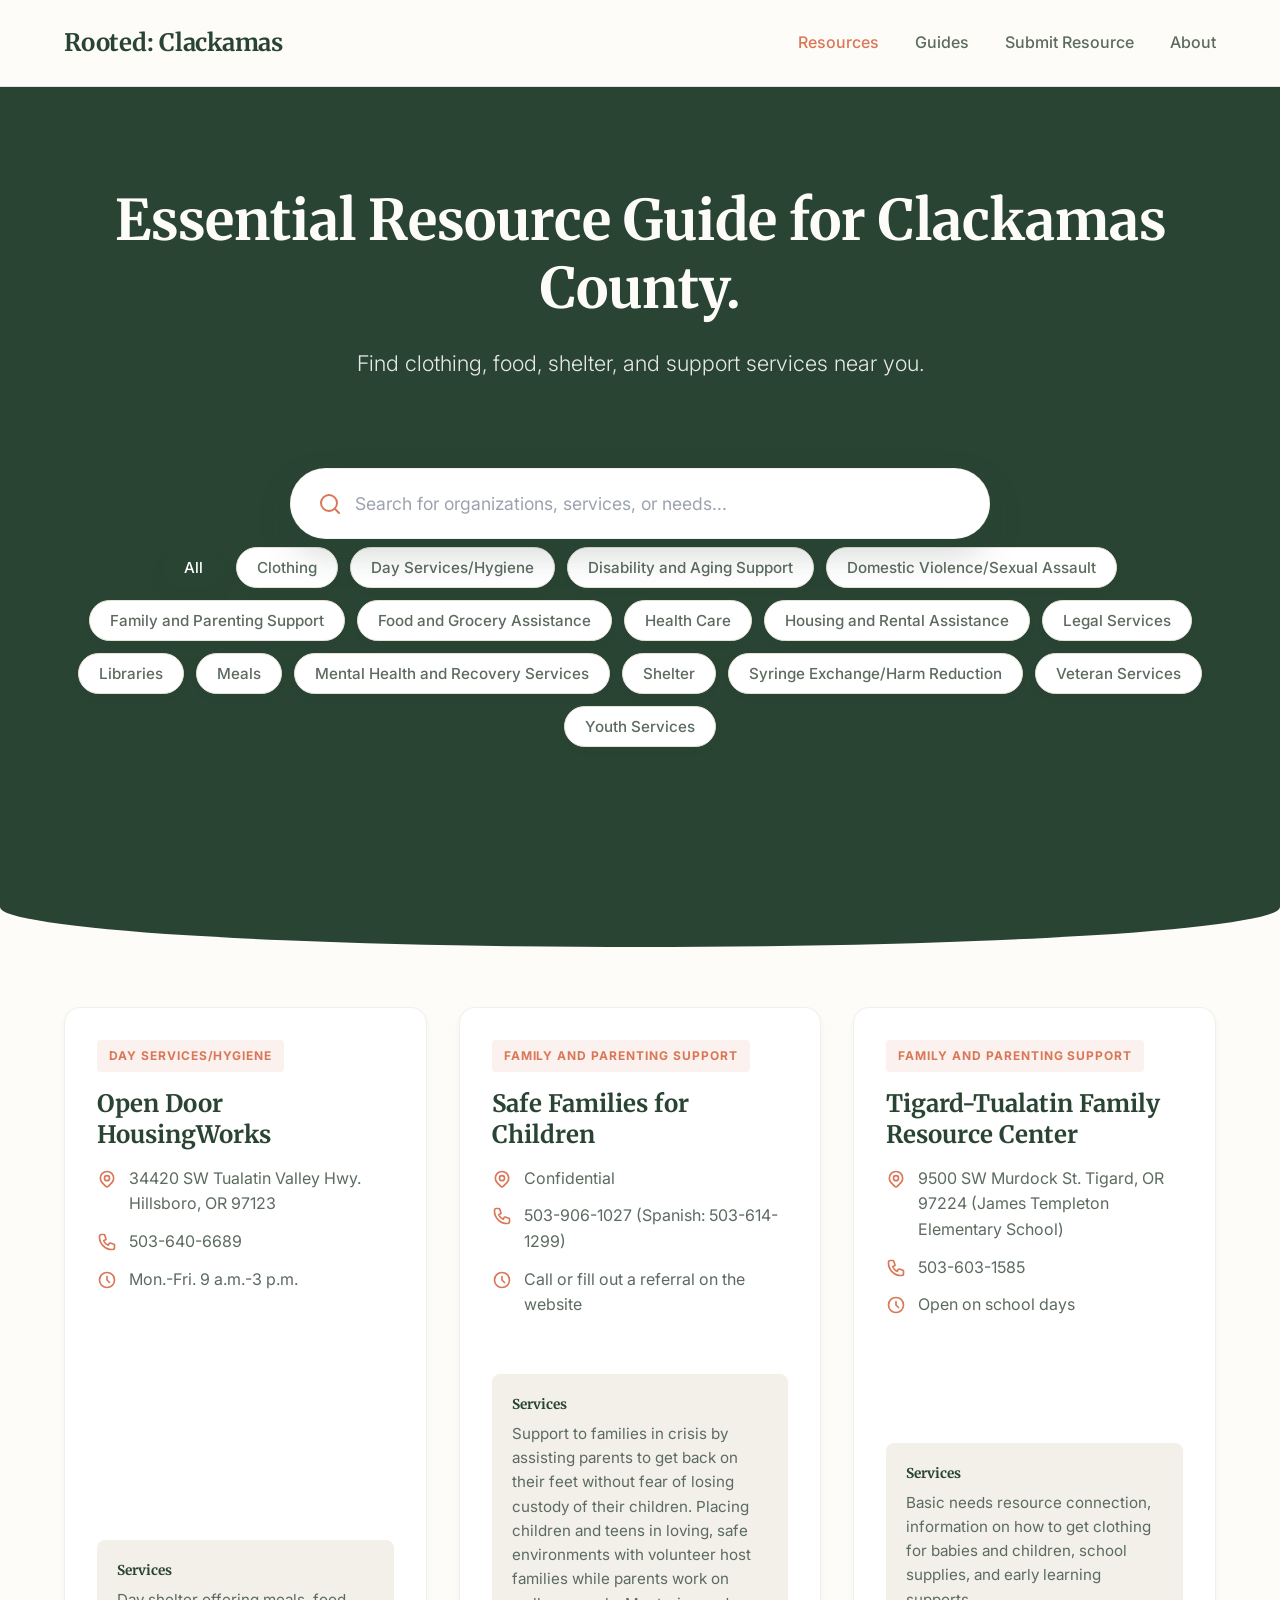
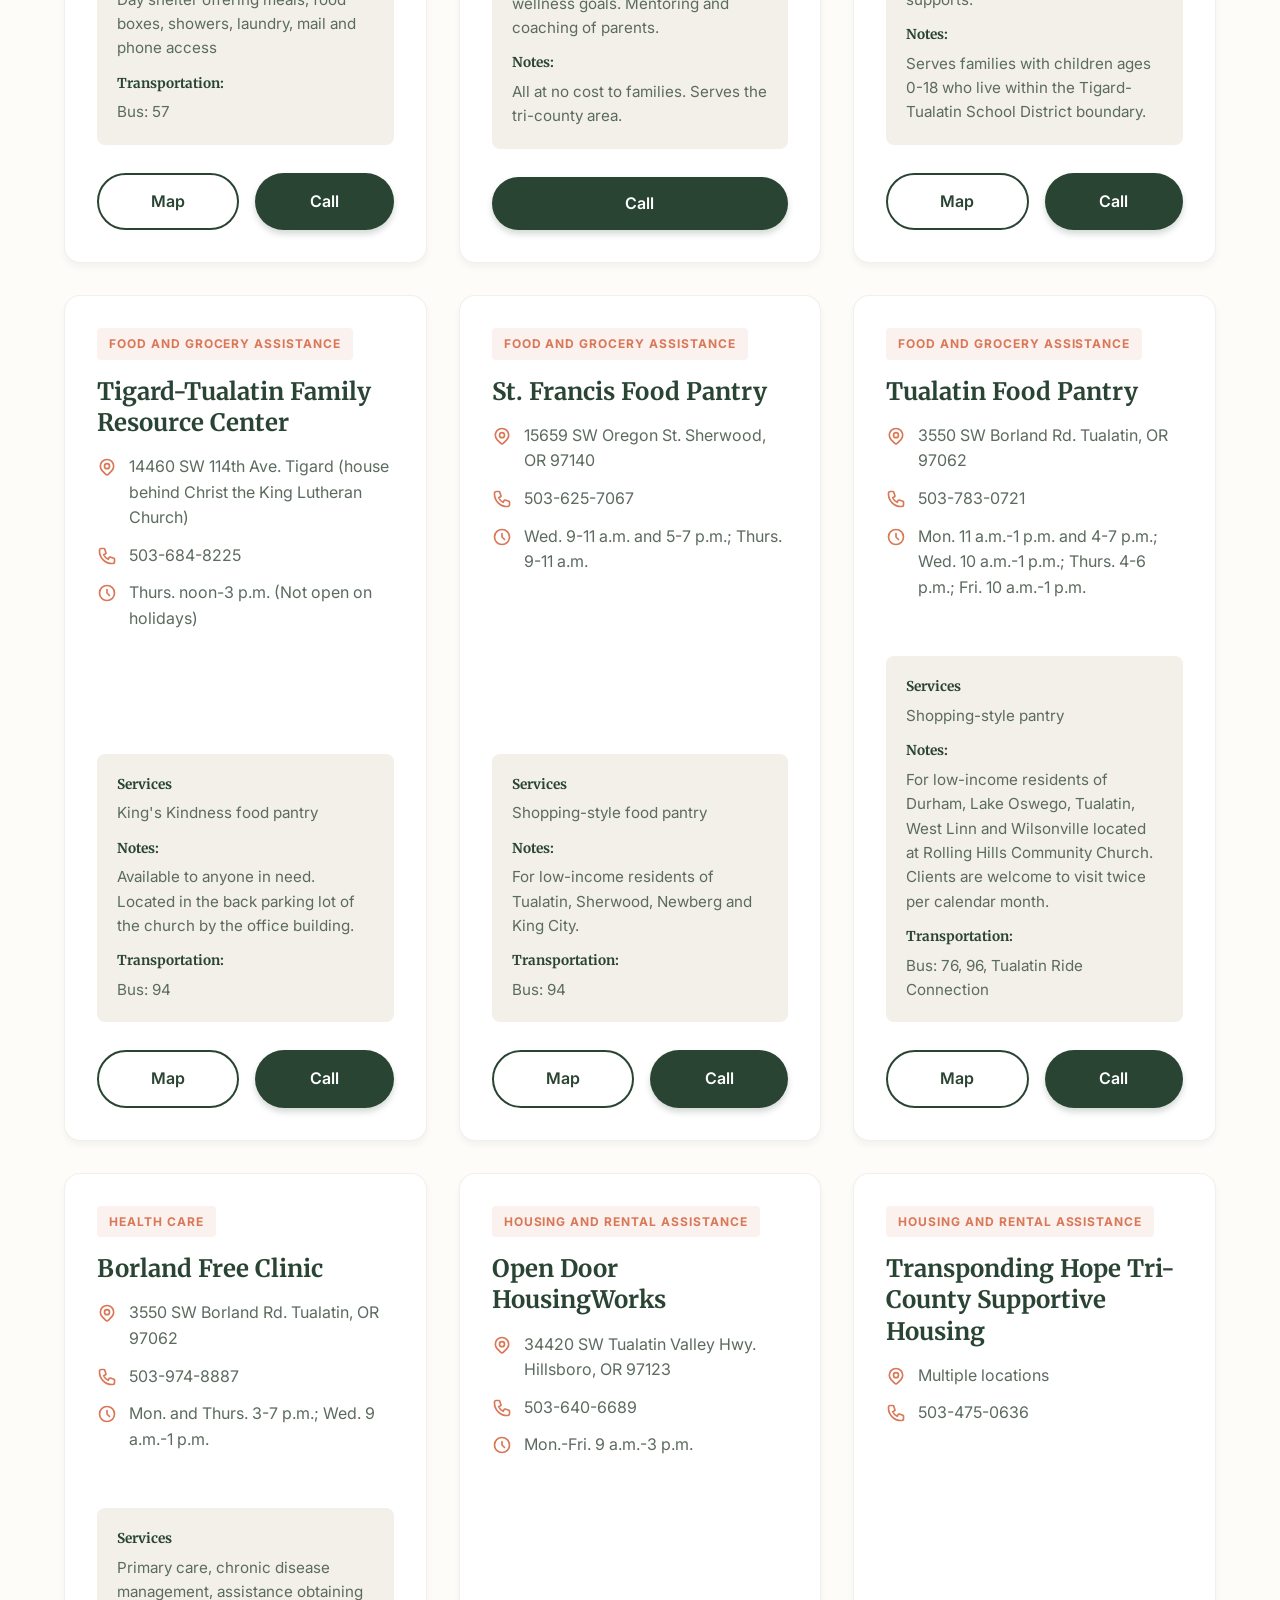
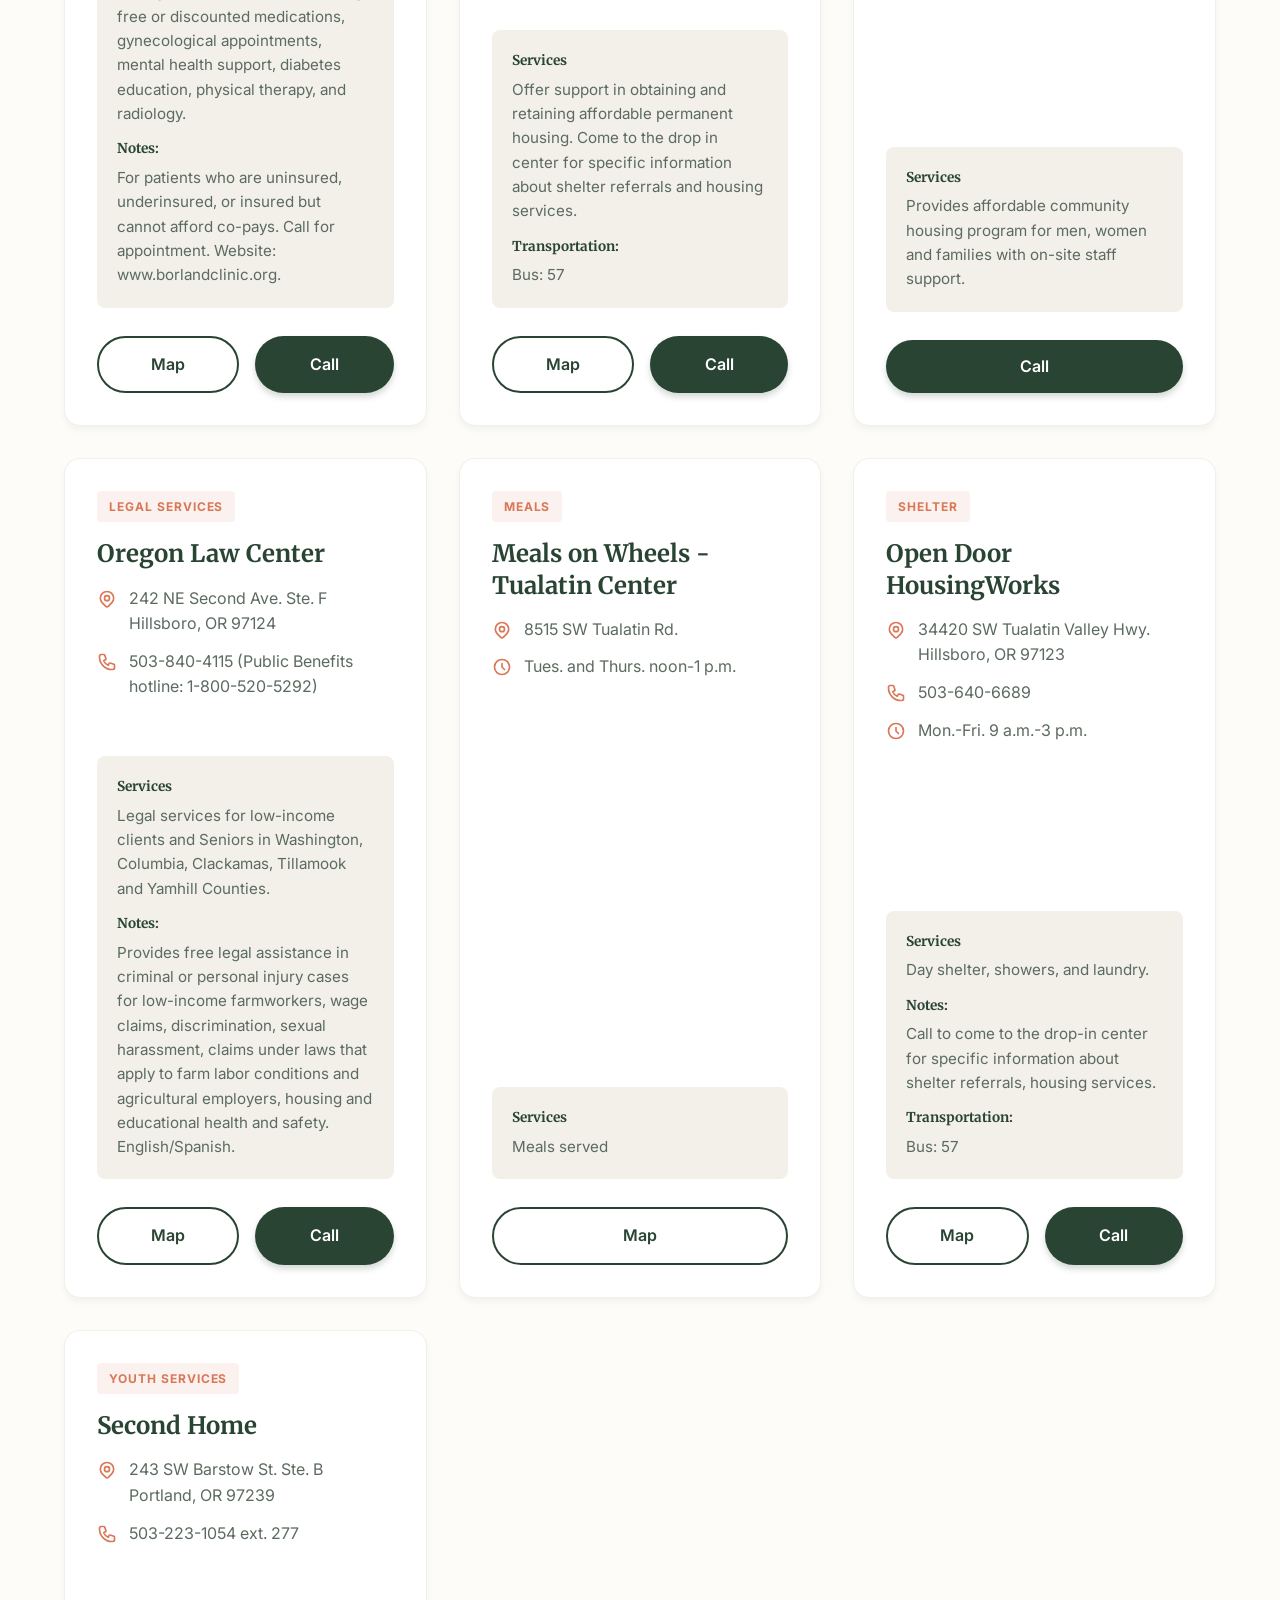
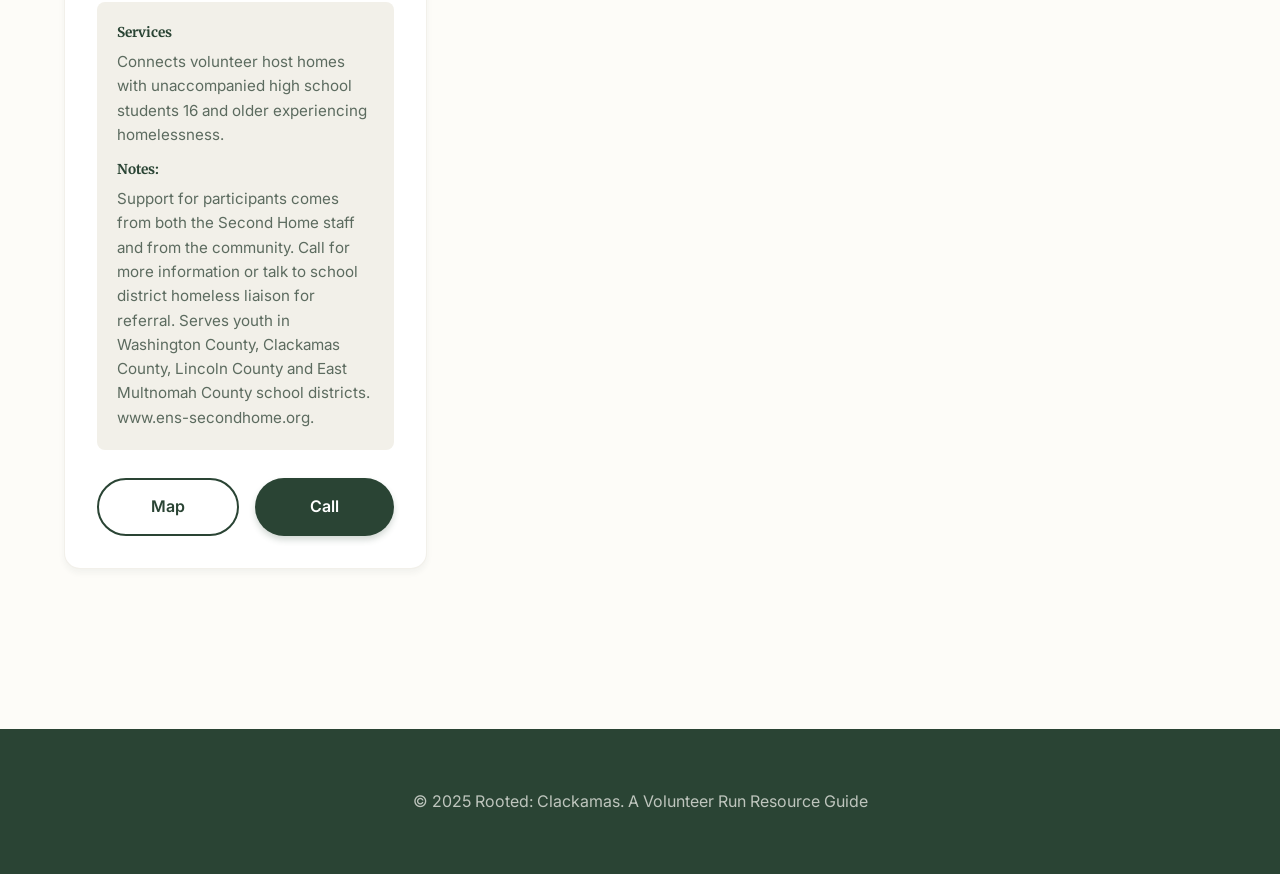
<file: index.html>
<!DOCTYPE html>
<html lang="en">
<head>
    <meta charset="UTF-8">
    <meta name="viewport" content="width=device-width, initial-scale=1.0">
    <title>Rooted: Clackamas Resource Guide</title>
    <link rel="stylesheet" href="style.css">
    <link rel="manifest" href="manifest.json">
    <meta name="theme-color" content="#2A4434">
    <meta name="apple-mobile-web-app-capable" content="yes">
    <meta name="apple-mobile-web-app-status-bar-style" content="black-translucent">
    <link rel="apple-touch-icon" href="icon-192.png">
    <link rel="preconnect" href="https://fonts.googleapis.com">
    <link rel="preconnect" href="https://fonts.gstatic.com" crossorigin>
    <link href="https://fonts.googleapis.com/css2?family=Inter:wght@300;400;500;600&family=Merriweather:ital,wght@0,300;0,400;0,700;0,900;1,300;1,400;1,700;1,900&display=swap" rel="stylesheet">
</head>
<body>
    <a href="#main-content" class="skip-link">Skip to main content</a>
    <header>
        <div class="container header-container">
            <h1 class="logo">Rooted: Clackamas</h1>
            <nav>
                <!-- Placeholder for future links -->
                <a href="index.html" class="active">Resources</a>
                <a href="#">Guides</a>
                <a href="submit-resource.html">Submit Resource</a>
                <a href="about.html">About</a>
            </nav>
        </div>
    </header>

    <main id="main-content">
        <section class="hero">
            <div class="container">
                <h2>Essential Resource Guide for Clackamas County.</h2>
                <p>Find clothing, food, shelter, and support services near you.</p>
                
                <div class="search-container">
                    <input type="text" id="searchInput" placeholder="Search for organizations, services, or needs..." aria-label="Search resources">
                    <svg class="search-icon" width="20" height="20" viewBox="0 0 24 24" fill="none" xmlns="http://www.w3.org/2000/svg">
                        <path d="M11 19C15.4183 19 19 15.4183 19 11C19 6.58172 15.4183 3 11 3C6.58172 3 3 6.58172 3 11C3 15.4183 6.58172 19 11 19Z" stroke="currentColor" stroke-width="2" stroke-linecap="round" stroke-linejoin="round"/>
                        <path d="M21 21L16.65 16.65" stroke="currentColor" stroke-width="2" stroke-linecap="round" stroke-linejoin="round"/>
                    </svg>
                </div>

                <div class="categories" id="categoryContainer">
                    <button class="category-chip active" data-category="all">All</button>
                    <!-- Categories will be injected here via JS -->
                </div>
            </div>
        </section>

        <section class="results">
            <div class="container">
                <div id="resourceGrid" class="resource-grid">
                    <!-- Resources will be injected here via JS -->
                </div>
                <div id="noResults" class="no-results hidden">
                    <p>No resources found matching your search.</p>
                </div>
            </div>
        </section>
    </main>

    <footer>
        <div class="container">
            <p>&copy; 2025 Rooted: Clackamas. A Volunteer Run Resource Guide</p>
        </div>
    </footer>

    <script src="resources.js"></script>
    <script src="app.js"></script>
</body>
</html>
</file>
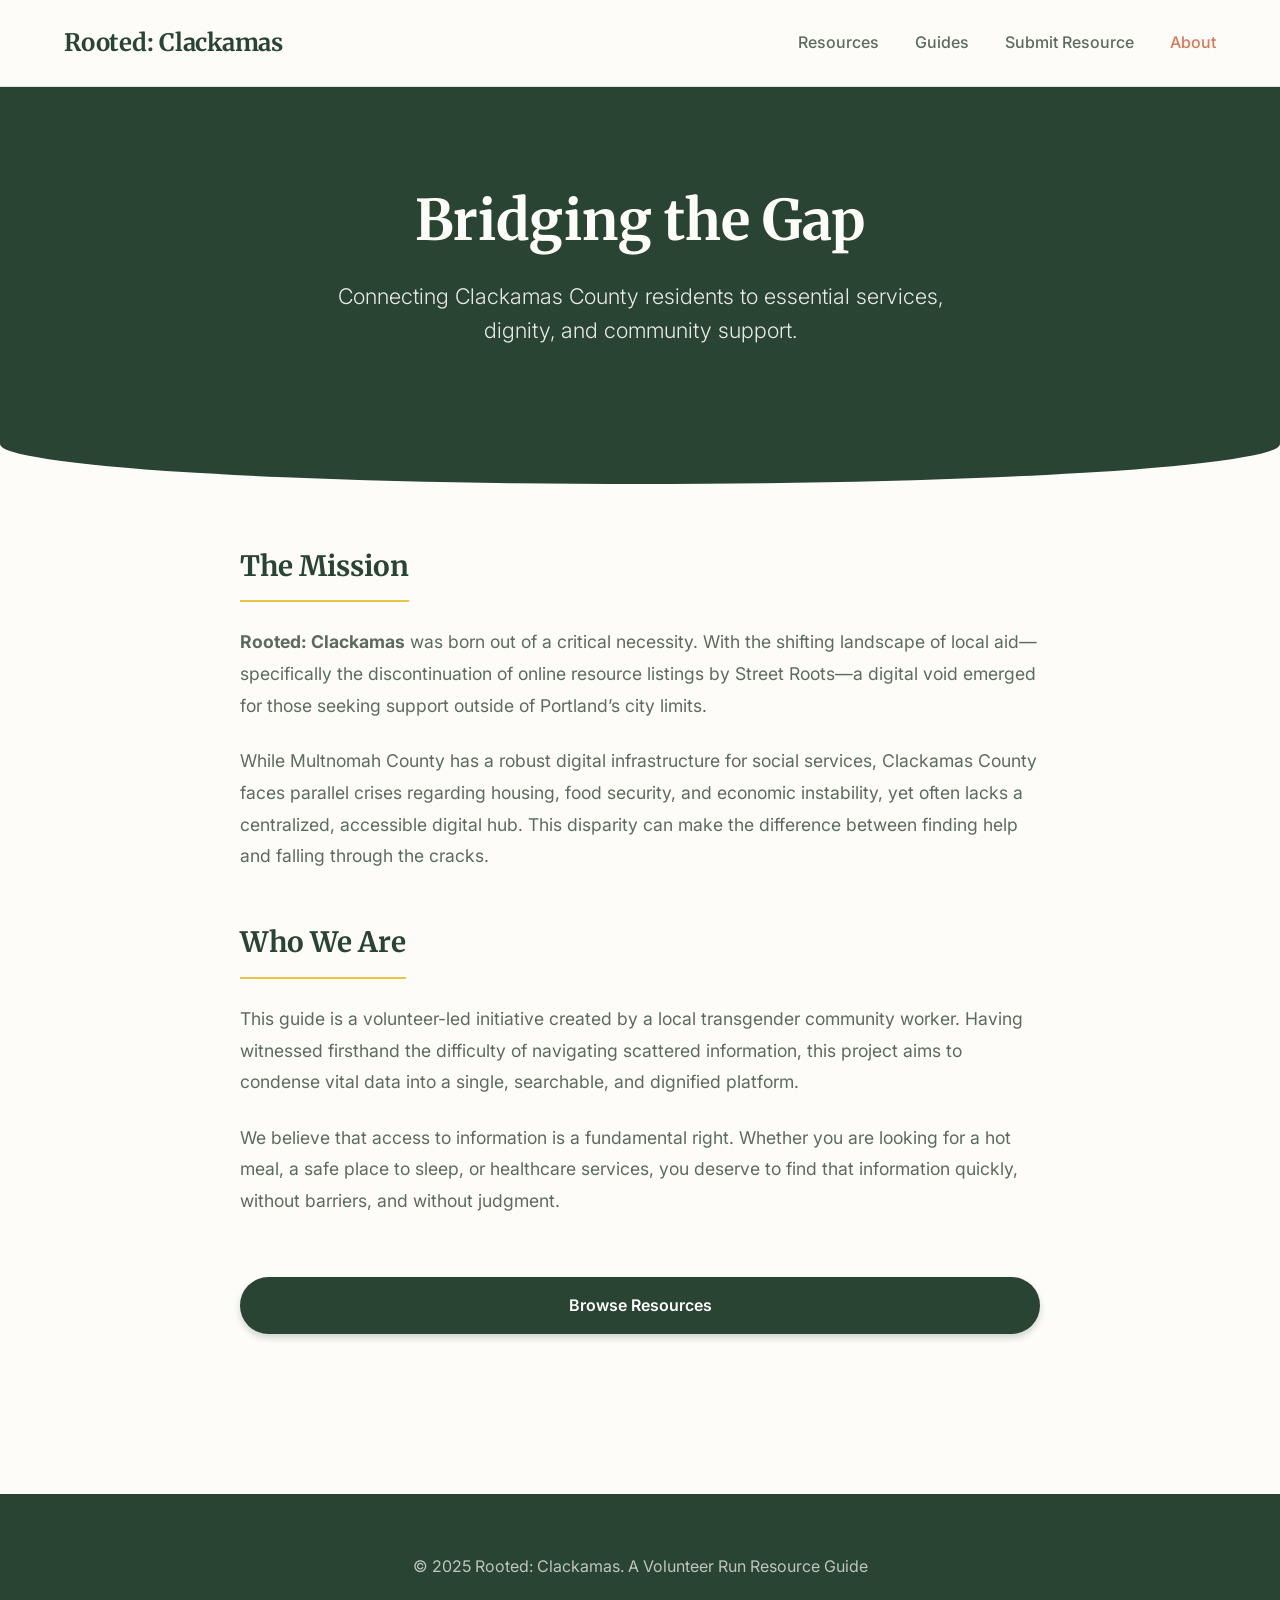
<file: about.html>
<!DOCTYPE html>
<html lang="en">
<head>
    <meta charset="UTF-8">
    <meta name="viewport" content="width=device-width, initial-scale=1.0">
    <title>About - Rooted: Clackamas</title>
    <link rel="stylesheet" href="style.css">
    <link rel="manifest" href="manifest.json">
    <meta name="theme-color" content="#2A4434">
    <meta name="apple-mobile-web-app-capable" content="yes">
    <meta name="apple-mobile-web-app-status-bar-style" content="black-translucent">
    <link rel="apple-touch-icon" href="icon-192.png">
    <link rel="preconnect" href="https://fonts.googleapis.com">
    <link rel="preconnect" href="https://fonts.gstatic.com" crossorigin>
    <link href="https://fonts.googleapis.com/css2?family=Inter:wght@300;400;500;600&family=Merriweather:ital,wght@0,300;0,400;0,700;0,900;1,300;1,400;1,700;1,900&display=swap" rel="stylesheet">
    <style>
        /* Internal styles specific to the text layout of the About page 
           to ensure readability without modifying the global style.css */
        .content-wrapper {
            max-width: 800px;
            margin: 0 auto;
            padding: 0 0 100px;
        }
        
        .content-section {
            margin-bottom: 48px;
        }

        .content-section h3 {
            font-family: var(--font-header);
            font-size: 1.75rem;
            color: var(--text-primary);
            margin-bottom: 24px;
            border-bottom: 2px solid var(--accent-secondary);
            padding-bottom: 12px;
            display: inline-block;
        }

        .content-section p {
            font-size: 1.1rem;
            color: var(--text-secondary);
            margin-bottom: 24px;
            line-height: 1.8;
        }

        /* Adjust hero for page without search bar */
        .hero-about {
            padding-bottom: 80px;
            margin-bottom: 60px;
        }
    </style>
</head>
<body>
    <a href="#main-content" class="skip-link">Skip to main content</a>
    <header>
        <div class="container header-container">
            <h1 class="logo">Rooted: Clackamas</h1>
            <nav>
                <a href="index.html">Resources</a>
                <a href="#">Guides</a>
                <a href="submit-resource.html">Submit Resource</a>
                <a href="#" class="active">About</a>
            </nav>
        </div>
    </header>

    <main id="main-content">
        <section class="hero hero-about">
            <div class="container">
                <h2>Bridging the Gap</h2>
                <p>Connecting Clackamas County residents to essential services, dignity, and community support.</p>
            </div>
        </section>

        <section class="container">
            <div class="content-wrapper">
                
                
                <div class="content-section">
                    <h3>The Mission</h3>
                    <p>
                        <strong>Rooted: Clackamas</strong> was born out of a critical necessity. With the shifting landscape of local aid—specifically the discontinuation of online resource listings by Street Roots—a digital void emerged for those seeking support outside of Portland’s city limits.
                    </p>
                    <p>
                        While Multnomah County has a robust digital infrastructure for social services, Clackamas County faces parallel crises regarding housing, food security, and economic instability, yet often lacks a centralized, accessible digital hub. This disparity can make the difference between finding help and falling through the cracks.
                    </p>
                </div>

                <div class="content-section">
                    <h3>Who We Are</h3>
                    <p>
                        This guide is a volunteer-led initiative created by a local transgender community worker. Having witnessed firsthand the difficulty of navigating scattered information, this project aims to condense vital data into a single, searchable, and dignified platform.
                    </p>
                    <p>
                        We believe that access to information is a fundamental right. Whether you are looking for a hot meal, a safe place to sleep, or healthcare services, you deserve to find that information quickly, without barriers, and without judgment.
                    </p>
                </div>

                <div class="action-row" style="justify-content: center; margin-top: 60px;">
                    <a href="index.html" class="btn btn-primary" style="padding: 16px 48px;">Browse Resources</a>
                </div>

            </div>
        </section>
    </main>

    <footer>
        <div class="container">
            <p>&copy; 2025 Rooted: Clackamas. A Volunteer Run Resource Guide</p>
        </div>
    </footer>
</body>
</html>
</file>
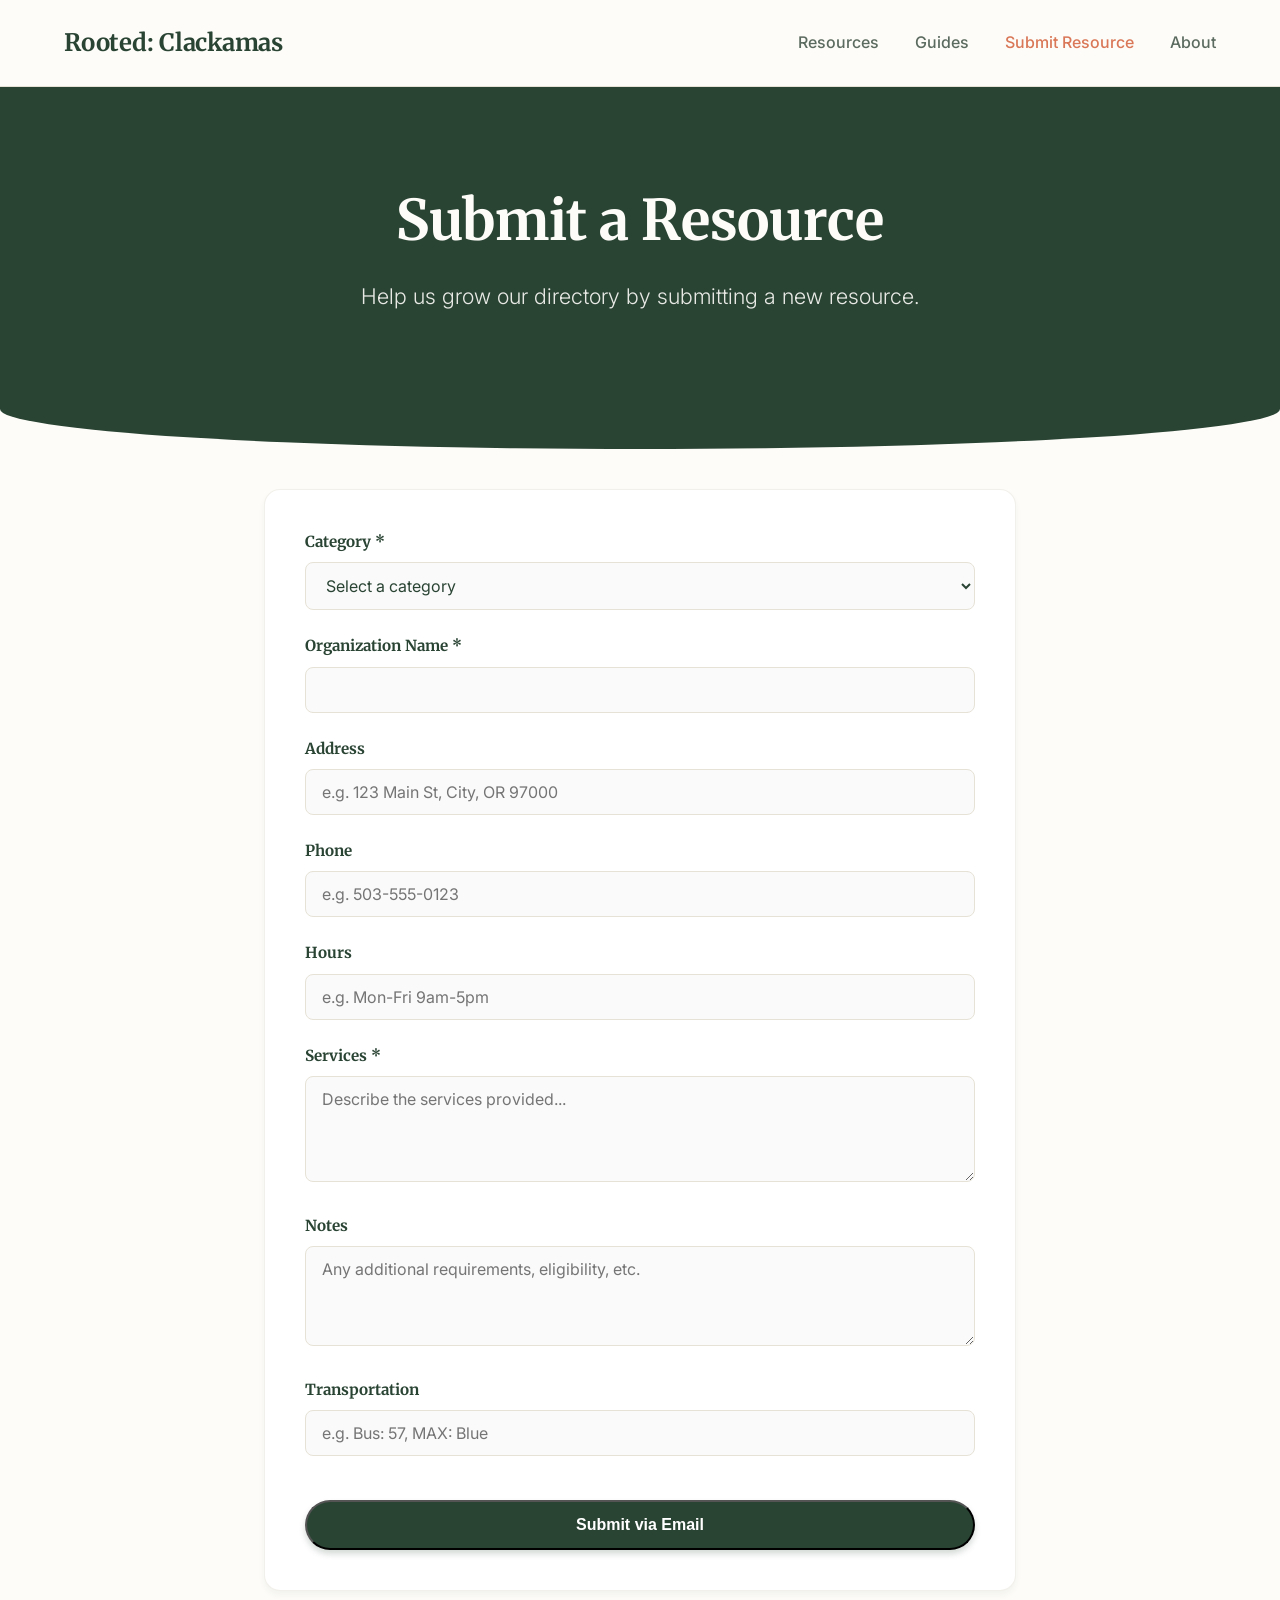
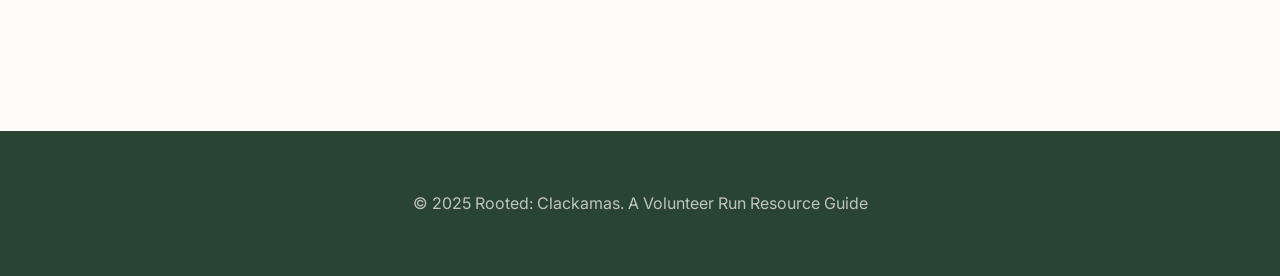
<file: submit-resource.html>
<!DOCTYPE html>
<html lang="en">
<head>
    <meta charset="UTF-8">
    <meta name="viewport" content="width=device-width, initial-scale=1.0">
    <title>Submit a Resource - Rooted: Clackamas</title>
    <link rel="stylesheet" href="style.css">
    <link rel="manifest" href="manifest.json">
    <meta name="theme-color" content="#2A4434">
    <meta name="apple-mobile-web-app-capable" content="yes">
    <meta name="apple-mobile-web-app-status-bar-style" content="black-translucent">
    <link rel="apple-touch-icon" href="icon-192.png">
    <link rel="preconnect" href="https://fonts.googleapis.com">
    <link rel="preconnect" href="https://fonts.gstatic.com" crossorigin>
    <link href="https://fonts.googleapis.com/css2?family=Inter:wght@300;400;500;600&family=Merriweather:ital,wght@0,300;0,400;0,700;0,900;1,300;1,400;1,700;1,900&display=swap" rel="stylesheet">
</head>
<body>
    <a href="#main-content" class="skip-link">Skip to main content</a>
    <header>
        <div class="container header-container">
            <h1 class="logo">Rooted: Clackamas</h1>
            <nav>
                <a href="index.html">Resources</a>
                <a href="#">Guides</a>
                <a href="submit-resource.html" class="active">Submit Resource</a>
                <a href="about.html">About</a>
            </nav>
        </div>
    </header>

    <main id="main-content">
        <section class="hero" style="padding-bottom: 80px; margin-bottom: 40px;">
            <div class="container">
                <h2>Submit a Resource</h2>
                <p>Help us grow our directory by submitting a new resource.</p>
            </div>
        </section>

        <section class="form-section">
            <div class="container" style="max-width: 800px;">
                <form id="resourceForm" class="resource-form">
                    <div class="form-group">
                        <label for="category">Category *</label>
                        <select id="category" name="category" required>
                            <option value="">Select a category</option>
                            <option value="Clothing">Clothing</option>
                            <option value="Day Services/Hygiene">Day Services/Hygiene</option>
                            <option value="Disability and Aging Support">Disability and Aging Support</option>
                            <option value="Domestic Violence/Sexual Assault">Domestic Violence/Sexual Assault</option>
                            <option value="Family and Parenting Support">Family and Parenting Support</option>
                            <option value="Food and Grocery Assistance">Food and Grocery Assistance</option>
                            <option value="Health Care">Health Care</option>
                            <option value="Housing and Rental Assistance">Housing and Rental Assistance</option>
                            <option value="Legal Services">Legal Services</option>
                            <option value="Libraries">Libraries</option>
                            <option value="Meals">Meals</option>
                            <option value="Mental Health and Recovery Services">Mental Health and Recovery Services</option>
                            <option value="Shelter">Shelter</option>
                            <option value="Syringe Exchange/Harm Reduction">Syringe Exchange/Harm Reduction</option>
                            <option value="Veteran Services">Veteran Services</option>
                            <option value="Youth Services">Youth Services</option>
                            <option value="Other">Other</option>
                        </select>
                    </div>

                    <div class="form-group">
                        <label for="name">Organization Name *</label>
                        <input type="text" id="name" name="name" required>
                    </div>

                    <div class="form-group">
                        <label for="address">Address</label>
                        <input type="text" id="address" name="address" placeholder="e.g. 123 Main St, City, OR 97000">
                    </div>

                    <div class="form-group">
                        <label for="phone">Phone</label>
                        <input type="text" id="phone" name="phone" placeholder="e.g. 503-555-0123">
                    </div>

                    <div class="form-group">
                        <label for="hours">Hours</label>
                        <input type="text" id="hours" name="hours" placeholder="e.g. Mon-Fri 9am-5pm">
                    </div>

                    <div class="form-group">
                        <label for="services">Services *</label>
                        <textarea id="services" name="services" rows="4" required placeholder="Describe the services provided..."></textarea>
                    </div>

                    <div class="form-group">
                        <label for="notes">Notes</label>
                        <textarea id="notes" name="notes" rows="3" placeholder="Any additional requirements, eligibility, etc."></textarea>
                    </div>

                    <div class="form-group">
                        <label for="transportation">Transportation</label>
                        <input type="text" id="transportation" name="transportation" placeholder="e.g. Bus: 57, MAX: Blue">
                    </div>

                    <button type="submit" class="btn btn-primary" style="width: 100%; margin-top: 20px;">Submit via Email</button>
                </form>
            </div>
        </section>
    </main>

    <footer>
        <div class="container">
            <p>&copy; 2025 Rooted: Clackamas. A Volunteer Run Resource Guide</p>
        </div>
    </footer>

    <script>
        document.getElementById('resourceForm').addEventListener('submit', function(e) {
            e.preventDefault();

            const category = document.getElementById('category').value;
            const name = document.getElementById('name').value;
            const address = document.getElementById('address').value;
            const phone = document.getElementById('phone').value;
            const hours = document.getElementById('hours').value;
            const services = document.getElementById('services').value;
            const notes = document.getElementById('notes').value;
            const transportation = document.getElementById('transportation').value;

            const subject = encodeURIComponent(`New Resource Submission: ${name}`);
            const body = encodeURIComponent(
                `Category: ${category}\n` +
                `Name: ${name}\n` +
                `Address: ${address}\n` +
                `Phone: ${phone}\n` +
                `Hours: ${hours}\n` +
                `Services: ${services}\n` +
                `Notes: ${notes}\n` +
                `Transportation: ${transportation}`
            );

            window.location.href = `mailto:rozatheriviter@gmail.com?subject=${subject}&body=${body}`;
        });
    </script>
</body>
</html>
</file>
<file: style.css>
:root {
    /* Palette - Earthy & Grounded */
    --bg-color: #FDFCF8; /* Warm Off-White/Cream */
    --bg-secondary: #F2F0E9; /* Slightly darker cream for contrast */
    --card-bg: #FFFFFF;

    --text-primary: #2A4434; /* Deep Forest Green */
    --text-secondary: #5C6B5F; /* Muted Green/Grey */
    --text-on-dark: #FDFCF8; /* Cream text for dark backgrounds */

    --accent-color: #D97757; /* Terracotta - Warm, organic */
    --accent-color-hover: #C06042;
    --accent-secondary: #E8C547; /* Ochre/Mustard for highlights */

    --border-color: #E6E2D6;

    --shadow-sm: 0 4px 6px rgba(42, 68, 52, 0.05);
    --shadow-md: 0 10px 15px rgba(42, 68, 52, 0.08);
    --shadow-lg: 0 20px 25px rgba(42, 68, 52, 0.1);

    --radius-sm: 8px;
    --radius-md: 16px;
    --radius-lg: 24px;

    --font-header: 'Merriweather', serif;
    --font-body: 'Inter', sans-serif;
}

* {
    box-sizing: border-box;
    margin: 0;
    padding: 0;
}

body {
    font-family: var(--font-body);
    background-color: var(--bg-color);
    color: var(--text-primary);
    line-height: 1.6;
    -webkit-font-smoothing: antialiased;
}

.container {
    max-width: 1200px;
    margin: 0 auto;
    padding: 0 24px;
}

/* Header */
header {
    background: rgba(253, 252, 248, 0.95);
    backdrop-filter: blur(10px);
    -webkit-backdrop-filter: blur(10px);
    position: sticky;
    top: 0;
    z-index: 100;
    border-bottom: 1px solid var(--border-color);
    padding: 24px 0;
}

.header-container {
    display: flex;
    justify-content: space-between;
    align-items: center;
}

.logo {
    font-family: var(--font-header);
    font-weight: 700;
    font-size: 1.5rem;
    color: var(--text-primary);
    letter-spacing: -0.01em;
}

nav a {
    text-decoration: none;
    color: var(--text-secondary);
    margin-left: 32px;
    font-size: 1rem;
    font-weight: 500;
    transition: color 0.2s ease;
}

nav a.active, nav a:hover {
    color: var(--accent-color);
}

/* Hero Section */
.hero {
    background-color: var(--text-primary);
    color: var(--text-on-dark);
    padding: 100px 0 140px; /* Extra padding bottom for the curve */
    text-align: center;
    position: relative;
    border-bottom-left-radius: 50% 40px;
    border-bottom-right-radius: 50% 40px;
    margin-bottom: 60px;
}

.hero h2 {
    font-family: var(--font-header);
    font-size: 3.5rem;
    font-weight: 700;
    line-height: 1.2;
    margin-bottom: 24px;
    color: var(--text-on-dark);
}

.hero p {
    font-size: 1.35rem;
    color: rgba(253, 252, 248, 0.9);
    max-width: 640px;
    margin: 0 auto 56px;
    font-weight: 300;
}

/* Search - Floating Effect */
.search-container {
    max-width: 700px;
    margin: 0 auto;
    position: relative;
    transform: translateY(32px); /* Pushes it down to overlap the curve */
    z-index: 10;
}

#searchInput {
    width: 100%;
    padding: 24px 32px 24px 64px;
    border: 1px solid rgba(0,0,0,0.05);
    border-radius: 100px; /* Pill shape */
    background: var(--card-bg);
    box-shadow: 0 15px 35px rgba(42, 68, 52, 0.2);
    font-size: 1.1rem;
    font-family: var(--font-body);
    color: var(--text-primary);
    transition: all 0.3s ease;
}

#searchInput::placeholder {
    color: #9CA3AF;
}

#searchInput:focus {
    outline: none;
    transform: translateY(-2px);
    box-shadow: 0 20px 40px rgba(217, 119, 87, 0.25);
    border-color: var(--accent-color);
}

.search-icon {
    position: absolute;
    left: 28px;
    top: 50%;
    transform: translateY(-50%);
    color: var(--accent-color);
    width: 24px;
    height: 24px;
    pointer-events: none;
}

/* Categories */
.categories {
    display: flex;
    flex-wrap: wrap;
    justify-content: center;
    gap: 12px;
    margin-bottom: 60px;
    padding-top: 40px; /* Space for the floating search bar */
}

.category-chip {
    background: white;
    border: 1px solid var(--border-color);
    border-radius: 100px;
    padding: 10px 20px;
    font-size: 0.95rem;
    font-weight: 500;
    color: var(--text-secondary);
    cursor: pointer;
    transition: all 0.2s ease;
    font-family: var(--font-body);
    box-shadow: var(--shadow-sm);
}

.category-chip:hover {
    transform: translateY(-2px);
    border-color: var(--accent-color);
    color: var(--accent-color);
}

.category-chip.active {
    background: var(--text-primary);
    color: white;
    border-color: var(--text-primary);
    box-shadow: var(--shadow-md);
}

/* Results Grid */
.results {
    padding-bottom: 100px;
}

.resource-grid {
    display: grid;
    grid-template-columns: repeat(auto-fill, minmax(360px, 1fr));
    gap: 32px;
}

.resource-card {
    background: var(--card-bg);
    border-radius: var(--radius-md);
    padding: 32px;
    box-shadow: var(--shadow-sm);
    border: 1px solid rgba(230, 226, 214, 0.5);
    transition: all 0.3s cubic-bezier(0.4, 0, 0.2, 1);
    display: flex;
    flex-direction: column;
    height: 100%;
    position: relative;
    overflow: hidden;
}

.resource-card:hover {
    transform: translateY(-8px);
    box-shadow: var(--shadow-lg);
    border-color: var(--accent-secondary);
}

/* Top accent bar for cards */
.resource-card::before {
    content: '';
    position: absolute;
    top: 0;
    left: 0;
    width: 100%;
    height: 6px;
    background: var(--accent-secondary); /* Ochre accent */
    opacity: 0;
    transition: opacity 0.3s ease;
}

.resource-card:hover::before {
    opacity: 1;
}

.card-category {
    display: inline-block;
    font-size: 0.75rem;
    text-transform: uppercase;
    letter-spacing: 0.08em;
    font-weight: 700;
    color: var(--accent-color);
    background: rgba(217, 119, 87, 0.1);
    padding: 6px 12px;
    border-radius: 4px;
    margin-bottom: 16px;
    align-self: flex-start;
}

.card-title {
    font-family: var(--font-header);
    font-size: 1.5rem;
    font-weight: 700;
    margin-bottom: 16px;
    color: var(--text-primary);
    line-height: 1.3;
}

.card-info {
    font-size: 1rem;
    color: var(--text-secondary);
    margin-bottom: 24px;
    flex-grow: 1;
}

.info-row {
    display: flex;
    align-items: flex-start;
    margin-bottom: 12px;
    gap: 12px;
}

.info-icon {
    flex-shrink: 0;
    width: 20px;
    height: 20px;
    margin-top: 3px;
    color: var(--accent-color); /* Icon color matches accent */
}

.card-details {
    background-color: var(--bg-secondary);
    border-radius: var(--radius-sm);
    padding: 20px;
    margin-top: 20px;
    font-size: 0.95rem;
}

.detail-label {
    font-family: var(--font-header);
    font-weight: 700;
    font-size: 0.85rem;
    color: var(--text-primary);
    margin-bottom: 6px;
    display: block;
}

.detail-text {
    color: var(--text-secondary);
    margin-bottom: 12px;
    line-height: 1.6;
}

.detail-text:last-child {
    margin-bottom: 0;
}

.action-row {
    margin-top: 28px;
    display: flex;
    gap: 16px;
}

.btn {
    flex: 1;
    display: inline-flex;
    justify-content: center;
    align-items: center;
    padding: 14px 20px;
    border-radius: 100px; /* Pill shape buttons */
    font-size: 1rem;
    font-weight: 600;
    text-decoration: none;
    transition: all 0.2s ease;
    cursor: pointer;
}

.btn-primary {
    background: var(--text-primary);
    color: white;
    box-shadow: 0 4px 6px rgba(42, 68, 52, 0.2);
}

.btn-primary:hover {
    background: #1e3326;
    transform: translateY(-2px);
    box-shadow: 0 6px 12px rgba(42, 68, 52, 0.3);
}

.btn-secondary {
    background: transparent;
    border: 2px solid var(--text-primary);
    color: var(--text-primary);
}

.btn-secondary:hover {
    background: var(--bg-secondary);
    transform: translateY(-2px);
}

/* Footer */
footer {
    background-color: var(--text-primary);
    color: rgba(253, 252, 248, 0.7);
    padding: 60px 0;
    text-align: center;
    font-size: 1rem;
    margin-top: 60px;
}

/* Utility */
.hidden {
    display: none !important;
}

.no-results {
    text-align: center;
    padding: 60px;
    background: var(--bg-secondary);
    border-radius: var(--radius-md);
    color: var(--text-secondary);
    font-size: 1.2rem;
}

/* Responsive */
@media (max-width: 768px) {
    .hero {
        padding: 60px 0 100px;
        border-radius: 0 0 30px 30px;
    }

    .hero h2 {
        font-size: 2.5rem;
    }

    .hero p {
        font-size: 1.1rem;
    }

    .search-container {
        padding: 0 20px;
        transform: translateY(24px);
    }

    #searchInput {
        padding: 20px 24px 20px 56px;
    }

    .resource-grid {
        grid-template-columns: 1fr;
    }

    .container {
        padding: 0 20px;
    }

    .category-chip {
        padding: 8px 16px;
        font-size: 0.9rem;
    }
}

/* Skip Link */
.skip-link {
    position: absolute;
    top: -9999px;
    left: 50%;
    transform: translateX(-50%);
    background: var(--text-primary);
    color: white;
    padding: 16px 24px;
    z-index: 1000;
    text-decoration: none;
    font-weight: 600;
    border-radius: 0 0 8px 8px;
    box-shadow: 0 4px 12px rgba(0,0,0,0.2);
    transition: top 0.2s ease-in-out;
}

.skip-link:focus {
    top: 0;
    outline: 2px solid var(--accent-secondary);
}

/* Form Styles */
.form-section {
    padding-bottom: 80px;
}

.resource-form {
    background: var(--card-bg);
    padding: 40px;
    border-radius: var(--radius-md);
    box-shadow: var(--shadow-sm);
    border: 1px solid rgba(230, 226, 214, 0.5);
}

.form-group {
    margin-bottom: 24px;
}

.form-group label {
    display: block;
    font-family: var(--font-header);
    font-weight: 700;
    color: var(--text-primary);
    margin-bottom: 8px;
    font-size: 0.95rem;
}

.form-group input,
.form-group select,
.form-group textarea {
    width: 100%;
    padding: 12px 16px;
    border: 1px solid var(--border-color);
    border-radius: var(--radius-sm);
    font-family: var(--font-body);
    font-size: 1rem;
    color: var(--text-primary);
    background-color: #FAFAFA;
    transition: all 0.2s ease;
}

.form-group input:focus,
.form-group select:focus,
.form-group textarea:focus {
    outline: none;
    border-color: var(--accent-color);
    background-color: white;
    box-shadow: 0 0 0 3px rgba(217, 119, 87, 0.1);
}

.form-group textarea {
    resize: vertical;
    min-height: 100px;
}

@media (max-width: 768px) {
    .resource-form {
        padding: 24px;
    }
}
</file>
